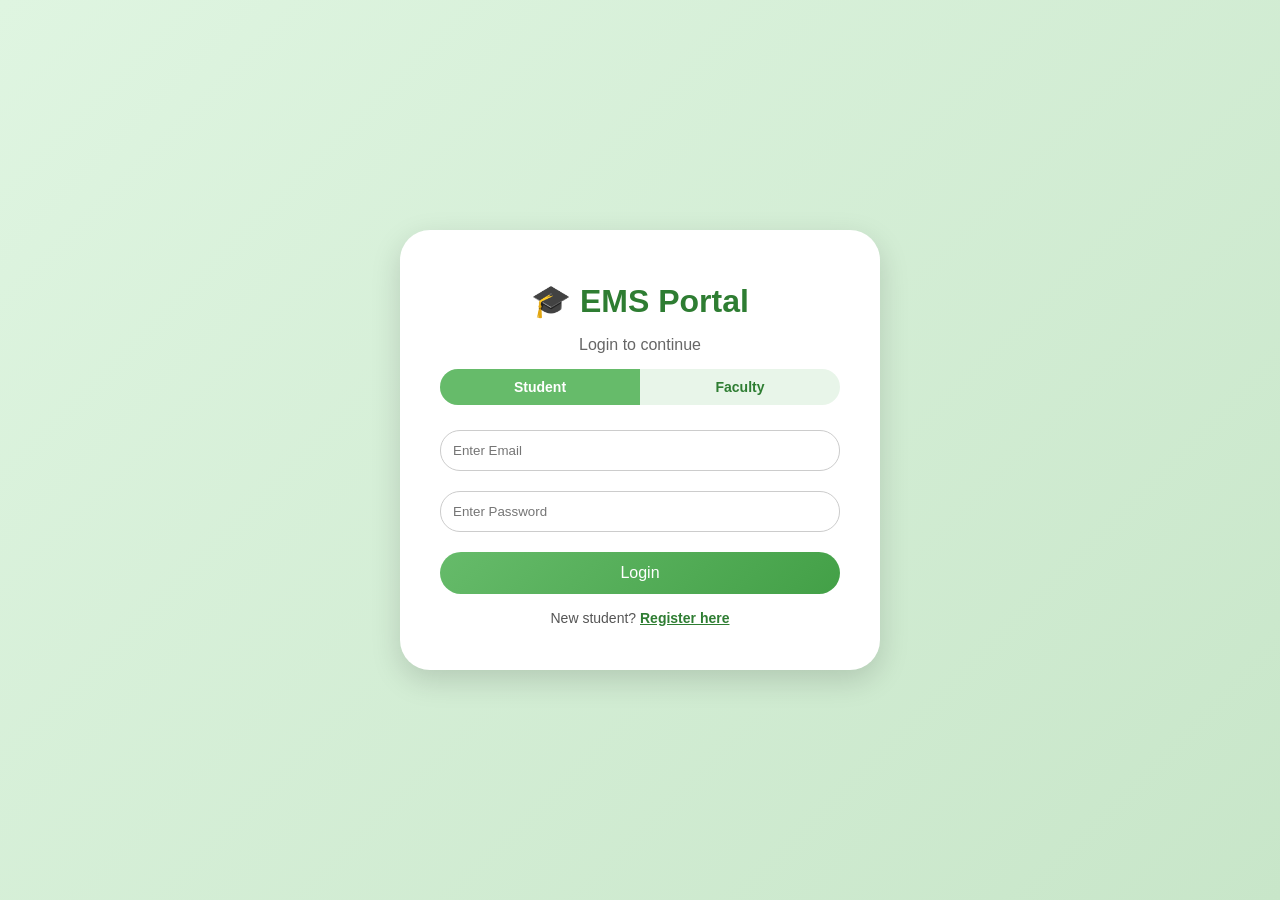
<file: index.html>
<!DOCTYPE html>
<html>
<head>
    <title>EMS Login</title>
    <link rel="stylesheet" href="style.css">
</head>

<body>

<div class="page">

    <div class="login-box">

        <h1>🎓 EMS Portal</h1>
        <p class="subtitle">Login to continue</p>

        <!-- USER TYPE TOGGLE -->
        <div class="user-toggle">
            <button class="active" onclick="selectUser('student', this)">Student</button>
            <button onclick="selectUser('faculty', this)">Faculty</button>
        </div>

        <input type="hidden" id="userType" value="student">

        <input type="text" id="email" placeholder="Enter Email">
        <input type="password" id="password" placeholder="Enter Password">

        <button class="login-btn" onclick="login()">Login</button>

        <p id="message"></p>

        <!-- ✅ NEW: Register link for new students -->
        <p style="margin-top: 15px; font-size: 14px; color: #555;">
            New student? 
            <a href="register.html" style="color: #2e7d32; font-weight: bold;">Register here</a>
        </p>

    </div>

</div>

<script src="script.js"></script>

</body>
</html>
</file>
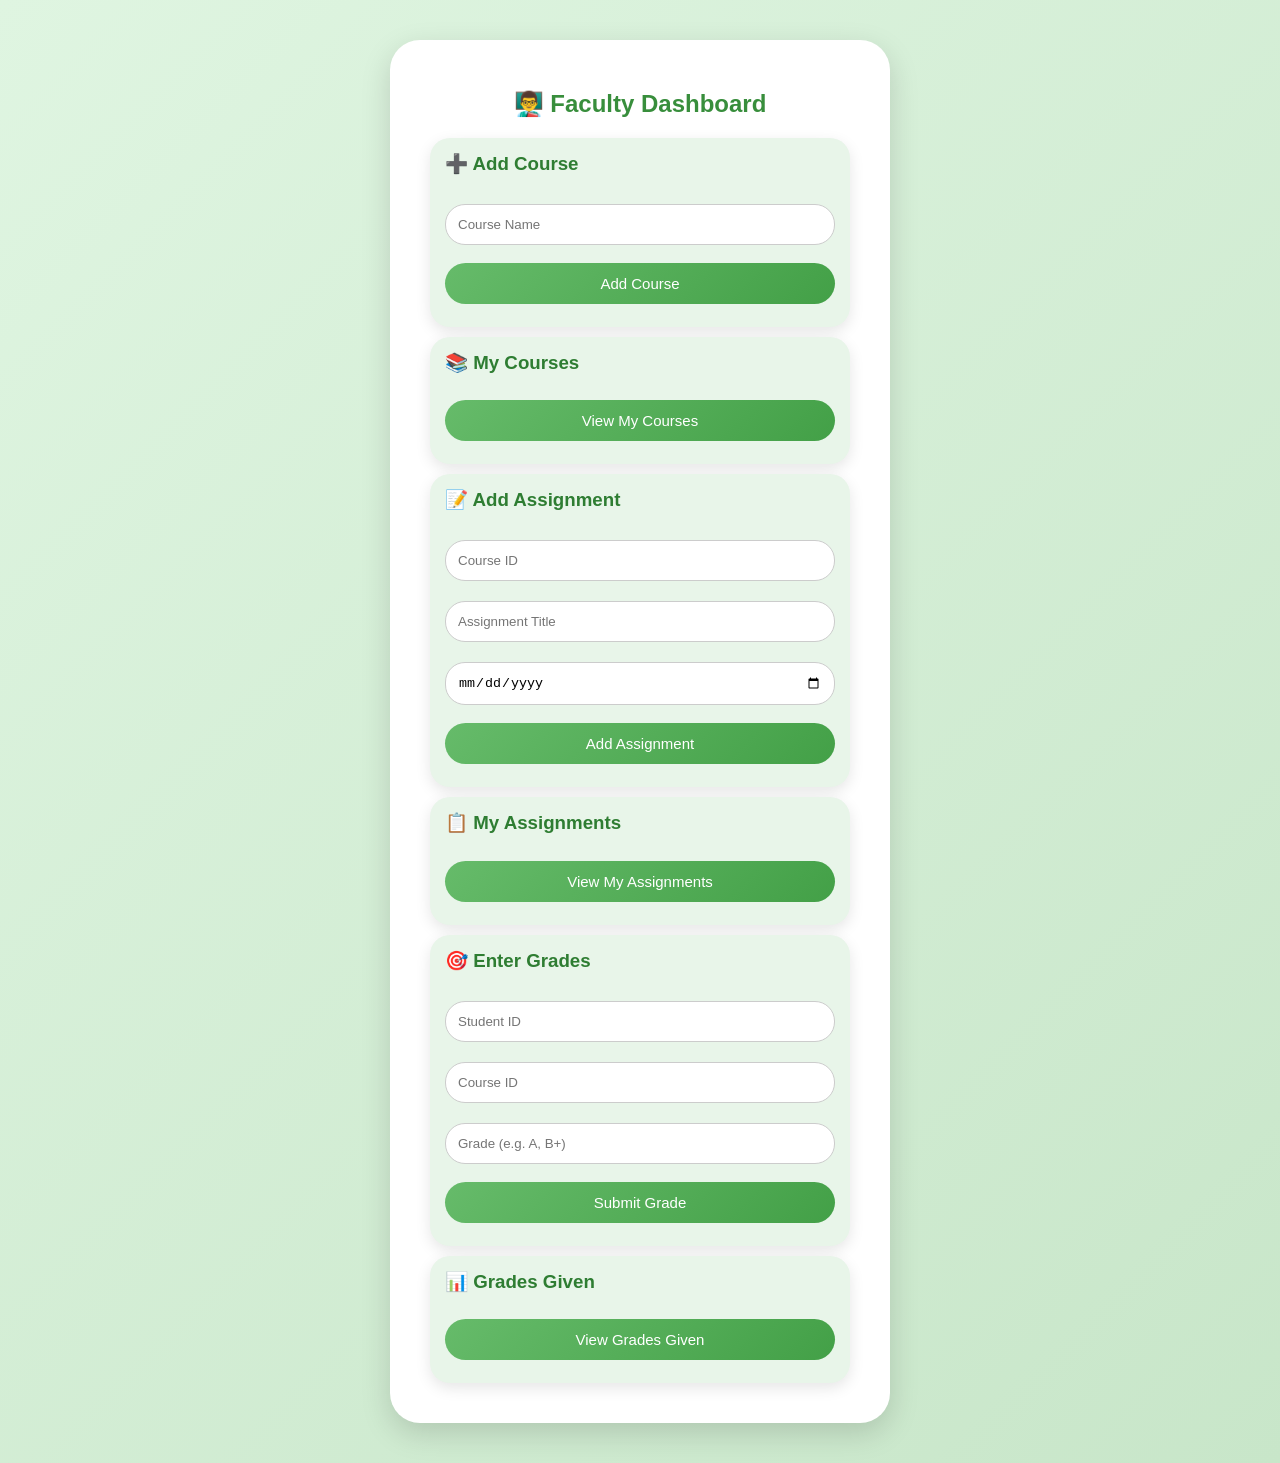
<file: faculty.html>
<!DOCTYPE html>
<html>
<head>
    <title>Faculty Dashboard</title>
    <link rel="stylesheet" href="style.css">
</head>
<body>

<div class="container">
    <h2>👨‍🏫 Faculty Dashboard</h2>

    <!-- ADD COURSE -->
    <div class="card">
        <h3>➕ Add Course</h3>
        <input id="cname" placeholder="Course Name">
        <button class="action-btn" onclick="addCourse()">Add Course</button>
    </div>

    <!-- VIEW MY COURSES -->
    <div class="card">
        <h3>📚 My Courses</h3>
        <button class="action-btn" onclick="loadMyCourses()">View My Courses</button>
        <div id="my_courses"></div>
    </div>

    <!-- ADD ASSIGNMENT -->
    <div class="card">
        <h3>📝 Add Assignment</h3>
        <input id="course_id" placeholder="Course ID">
        <input id="title" placeholder="Assignment Title">
        <input id="due" type="date">
        <button class="action-btn" onclick="addAssignment()">Add Assignment</button>
    </div>

    <!-- VIEW MY ASSIGNMENTS -->
    <div class="card">
        <h3>📋 My Assignments</h3>
        <button class="action-btn" onclick="loadMyAssignments()">View My Assignments</button>
        <div id="my_assignments"></div>
    </div>

    <!-- ENTER GRADES -->
    <div class="card">
        <h3>🎯 Enter Grades</h3>
        <input id="student_id" placeholder="Student ID">
        <input id="course_id_g" placeholder="Course ID">
        <input id="grade" placeholder="Grade (e.g. A, B+)">
        <button class="action-btn" onclick="addGrade()">Submit Grade</button>
    </div>

    <!-- VIEW GRADES GIVEN -->
    <div class="card">
        <h3>📊 Grades Given</h3>
        <button class="action-btn" onclick="loadGradesGiven()">View Grades Given</button>
        <div id="grades_given"></div>
    </div>

</div>

<script>
    let faculty_id = localStorage.getItem("user_id");

    /* ADD COURSE */
    function addCourse() {
        let cname = document.getElementById("cname").value;
        if (!cname) { alert("Please enter a course name."); return; }

        fetch("http://127.0.0.1:5000/add_course", {
            method: "POST",
            headers: { "Content-Type": "application/json" },
            body: JSON.stringify({ course_name: cname, faculty_id: faculty_id })
        })
        .then(res => res.json())
        .then(data => {
            alert(data.message);
            loadMyCourses(); // auto refresh
        })
        .catch(err => alert("Error: " + err));
    }

    /* VIEW MY COURSES */
    function loadMyCourses() {
        fetch(`http://127.0.0.1:5000/faculty_courses/${faculty_id}`)
        .then(res => res.json())
        .then(data => {
            let out = "";
            if (data.length === 0) {
                out = "<p style='color:#888;margin-top:10px'>No courses added yet.</p>";
            } else {
                data.forEach(c => {
                    out += `
                        <div style="padding:10px;margin-top:8px;background:#f1f8e9;border-radius:12px;">
                            <strong>${c.course_name}</strong>
                            &nbsp;|&nbsp; Dept: ${c.department}
                            &nbsp;|&nbsp; Credits: ${c.credits}
                            &nbsp;|&nbsp; ID: <code>${c.course_id}</code>
                        </div>
                    `;
                });
            }
            document.getElementById("my_courses").innerHTML = out;
        })
        .catch(err => alert("Error: " + err));
    }

    /* ADD ASSIGNMENT */
    function addAssignment() {
        let course_id = document.getElementById("course_id").value;
        let title = document.getElementById("title").value;
        let due = document.getElementById("due").value;
        if (!course_id || !title || !due) { alert("Please fill in all fields."); return; }

        fetch("http://127.0.0.1:5000/add_assignment", {
            method: "POST",
            headers: { "Content-Type": "application/json" },
            body: JSON.stringify({ course_id: course_id, title: title, due_date: due })
        })
        .then(res => res.json())
        .then(data => {
            alert(data.message);
            loadMyAssignments(); // auto refresh
        })
        .catch(err => alert("Error: " + err));
    }

    /* VIEW MY ASSIGNMENTS */
    function loadMyAssignments() {
        fetch(`http://127.0.0.1:5000/faculty_assignments/${faculty_id}`)
        .then(res => res.json())
        .then(data => {
            let out = "";
            if (data.length === 0) {
                out = "<p style='color:#888;margin-top:10px'>No assignments posted yet.</p>";
            } else {
                data.forEach(a => {
                    let dueDate = a.due_date ? new Date(a.due_date).toLocaleDateString() : "N/A";
                    out += `
                        <div style="padding:10px;margin-top:8px;background:#f1f8e9;border-radius:12px;">
                            <strong>${a.title}</strong>
                            &nbsp;|&nbsp; Course: ${a.course_name}
                            &nbsp;|&nbsp; Due: ${dueDate}
                            &nbsp;|&nbsp; Marks: ${a.total_marks}
                        </div>
                    `;
                });
            }
            document.getElementById("my_assignments").innerHTML = out;
        })
        .catch(err => alert("Error: " + err));
    }

    /* ADD GRADE */
    function addGrade() {
        let student_id = document.getElementById("student_id").value;
        let course_id = document.getElementById("course_id_g").value;
        let grade = document.getElementById("grade").value;
        if (!student_id || !course_id || !grade) { alert("Please fill in all fields."); return; }

        fetch("http://127.0.0.1:5000/add_grade", {
            method: "POST",
            headers: { "Content-Type": "application/json" },
            body: JSON.stringify({ student_id: student_id, course_id: course_id, grade: grade })
        })
        .then(res => res.json())
        .then(data => {
            alert(data.message);
            loadGradesGiven(); // auto refresh
        })
        .catch(err => alert("Error: " + err));
    }

    /* VIEW GRADES GIVEN */
    function loadGradesGiven() {
        fetch(`http://127.0.0.1:5000/faculty_grades/${faculty_id}`)
        .then(res => res.json())
        .then(data => {
            let out = "";
            if (data.length === 0) {
                out = "<p style='color:#888;margin-top:10px'>No grades submitted yet.</p>";
            } else {
                data.forEach(g => {
                    out += `
                        <div style="padding:10px;margin-top:8px;background:#f1f8e9;border-radius:12px;">
                            <strong>Student:</strong> ${g.student_name}
                            &nbsp;|&nbsp; Course: ${g.course_name}
                            &nbsp;|&nbsp; Grade: <strong>${g.grade}</strong>
                        </div>
                    `;
                });
            }
            document.getElementById("grades_given").innerHTML = out;
        })
        .catch(err => alert("Error: " + err));
    }
</script>

</body>
</html>
</file>
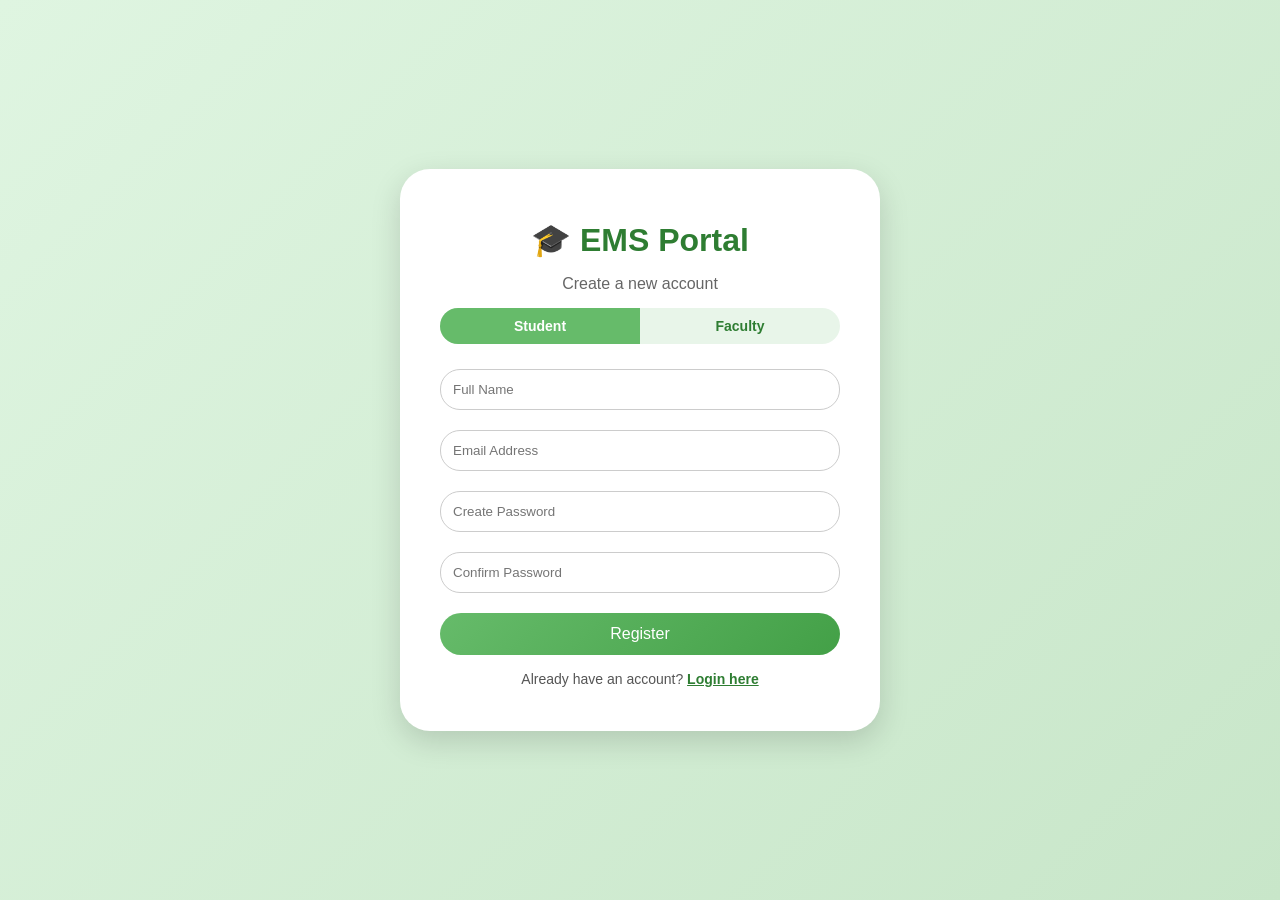
<file: register.html>
<!DOCTYPE html>
<html>
<head>
    <title>EMS Register</title>
    <link rel="stylesheet" href="style.css">
</head>
<body>

<div class="page">
    <div class="login-box">

        <h1>🎓 EMS Portal</h1>
        <p class="subtitle">Create a new account</p>

        <!-- USER TYPE TOGGLE -->
        <div class="user-toggle">
            <button class="active" onclick="selectUser('student', this)">Student</button>
            <button onclick="selectUser('faculty', this)">Faculty</button>
        </div>

        <input type="hidden" id="userType" value="student">

        <input type="text" id="name" placeholder="Full Name">
        <input type="email" id="email" placeholder="Email Address">
        <input type="password" id="password" placeholder="Create Password">
        <input type="password" id="confirm_password" placeholder="Confirm Password">

        <button class="login-btn" onclick="register()">Register</button>

        <p id="message"></p>

        <p style="margin-top: 15px; font-size: 14px; color: #555;">
            Already have an account?
            <a href="index.html" style="color: #2e7d32; font-weight: bold;">Login here</a>
        </p>

    </div>
</div>

<script>
    function selectUser(type, btn) {
        document.getElementById("userType").value = type;
        let buttons = document.querySelectorAll(".user-toggle button");
        buttons.forEach(b => b.classList.remove("active"));
        btn.classList.add("active");
    }

    function register() {
        let userType = document.getElementById("userType").value;
        let name = document.getElementById("name").value.trim();
        let email = document.getElementById("email").value.trim();
        let password = document.getElementById("password").value;
        let confirm_password = document.getElementById("confirm_password").value;
        let message = document.getElementById("message");

        if (!name || !email || !password || !confirm_password) {
            message.style.color = "red";
            message.innerText = "Please fill in all fields.";
            return;
        }

        if (password !== confirm_password) {
            message.style.color = "red";
            message.innerText = "Passwords do not match.";
            return;
        }

        if (password.length < 4) {
            message.style.color = "red";
            message.innerText = "Password must be at least 4 characters.";
            return;
        }

        fetch("http://127.0.0.1:5000/register", {
            method: "POST",
            headers: { "Content-Type": "application/json" },
            body: JSON.stringify({ name, email, password, userType })
        })
        .then(res => res.json())
        .then(data => {
            if (data.status === "success") {
                message.style.color = "green";
                message.innerText = `${userType === "student" ? "Student" : "Faculty"} account created! Redirecting to login...`;
                setTimeout(() => {
                    window.location.href = "index.html";
                }, 1500);
            } else {
                message.style.color = "red";
                message.innerText = data.message;
            }
        })
        .catch(err => {
            message.style.color = "red";
            message.innerText = "Could not connect to server.";
        });
    }
</script>

</body>
</html>
</file>
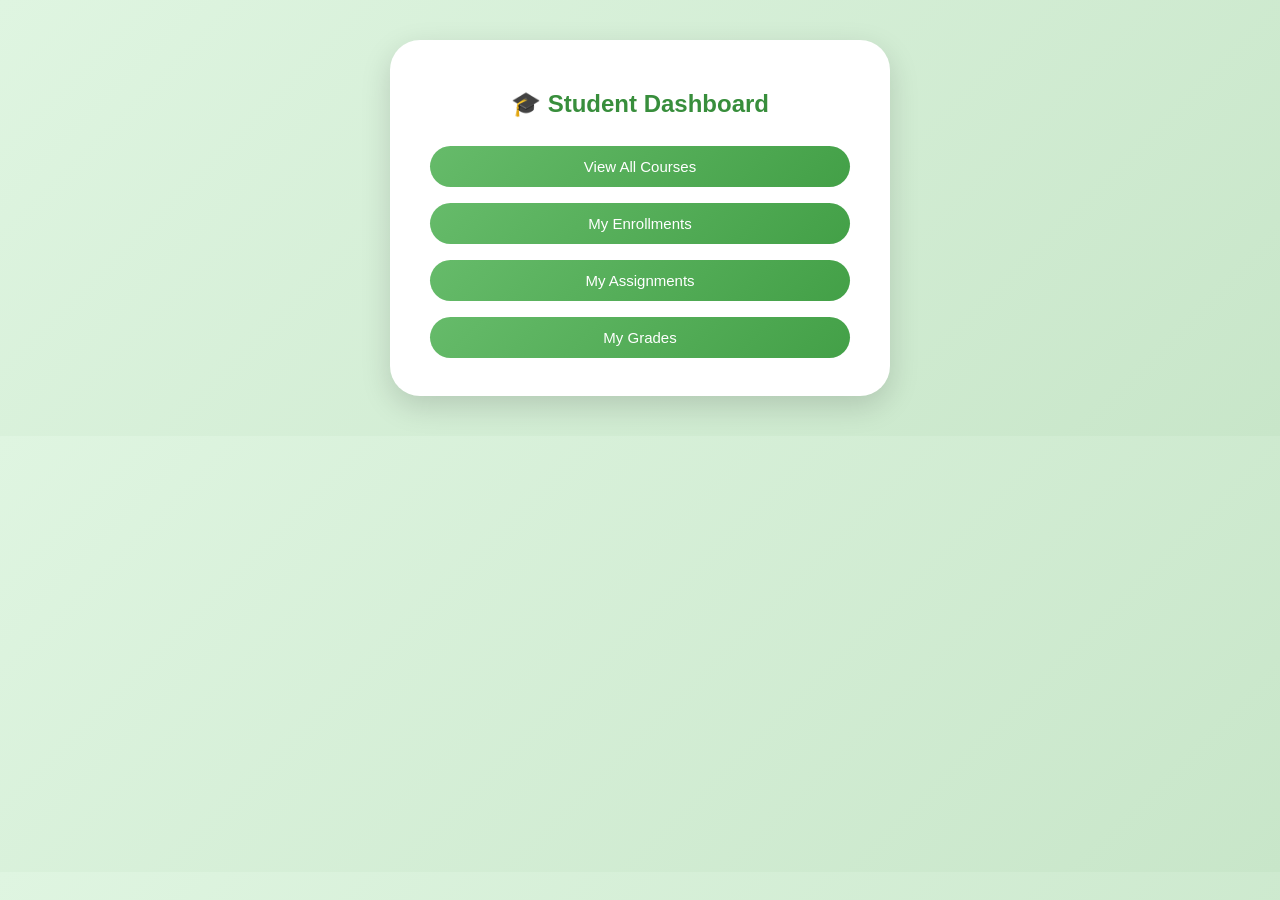
<file: student.html>
<!DOCTYPE html>
<html>
<head>
    <title>Student Dashboard</title>
    <link rel="stylesheet" href="style.css">
</head>
<body>

<div class="container">
    <h2>🎓 Student Dashboard</h2>

    <button class="action-btn" onclick="loadCourses()">View All Courses</button>
    <div id="courses"></div>

    <button class="action-btn" onclick="loadEnrollments()">My Enrollments</button>
    <div id="enrollments"></div>

    <button class="action-btn" onclick="loadAssignments()">My Assignments</button>
    <div id="assignments"></div>

    <button class="action-btn" onclick="loadGrades()">My Grades</button>
    <div id="grades"></div>
</div>

<script>
    let student_id = localStorage.getItem("user_id");

    /* COURSES */
    function loadCourses() {
        fetch("http://127.0.0.1:5000/courses")
        .then(res => res.json())
        .then(data => {
            let out = "";
            data.forEach(c => {
                out += `
                    <div class="card">
                        <strong>${c.course_name}</strong> (${c.department} — ${c.credits} credits)
                        <button class="inline-btn" onclick="enroll(${c.course_id})">Enroll</button>
                    </div>
                `;
            });
            document.getElementById("courses").innerHTML = out || "<div class='card'>No courses available.</div>";
        })
        .catch(err => alert("Error loading courses: " + err));
    }

    /* ENROLL */
    function enroll(course_id) {
        fetch("http://127.0.0.1:5000/enroll", {
            method: "POST",
            headers: { "Content-Type": "application/json" },
            body: JSON.stringify({
                student_id: student_id,
                course_id: course_id
            })
        })
        .then(res => res.json())
        .then(data => alert(data.message))
        .catch(err => alert("Error: " + err));
    }

    /* ENROLLMENTS */
    function loadEnrollments() {
        fetch(`http://127.0.0.1:5000/enrollments/${student_id}`)
        .then(res => res.json())
        .then(data => {
            let out = "";
            data.forEach(e => {
                out += `<div class="card">${e.course_name}</div>`;
            });
            document.getElementById("enrollments").innerHTML = out || "<div class='card'>No enrollments yet.</div>";
        })
        .catch(err => alert("Error: " + err));
    }

    /* ASSIGNMENTS */
    function loadAssignments() {
        fetch(`http://127.0.0.1:5000/assignments/${student_id}`)
        .then(res => res.json())
        .then(data => {
            let out = "";
            data.forEach(a => {
                // ✅ FIX: Was `a.marks` — backend returns `a.total_marks`
                // Also format the due_date properly (backend returns ISO string)
                let dueDate = a.due_date ? new Date(a.due_date).toLocaleDateString() : "N/A";
                out += `
                    <div class="card">
                        <strong>${a.title}</strong><br>
                        Due: ${dueDate}<br>
                        Total Marks: ${a.total_marks}
                    </div>
                `;
            });
            document.getElementById("assignments").innerHTML = out || "<div class='card'>No assignments yet.</div>";
        })
        .catch(err => alert("Error: " + err));
    }

    /* GRADES */
    function loadGrades() {
        fetch(`http://127.0.0.1:5000/grades/${student_id}`)
        .then(res => res.json())
        .then(data => {
            let out = "";
            if (data.length === 0) {
                out = "<div class='card'>No grades available yet.</div>";
            } else {
                data.forEach(g => {
                    out += `
                        <div class="card">
                            <strong>${g.course_name}</strong> — Grade: ${g.grade}
                        </div>
                    `;
                });
            }
            document.getElementById("grades").innerHTML = out;
        })
        .catch(err => alert("Error: " + err));
    }
</script>

</body>
</html>
</file>
<file: style.css>
body {
    font-family: 'Segoe UI', sans-serif;
    background: linear-gradient(135deg, #dff5e1, #c8e6c9);
    margin: 0;
}

.subtitle {
    color: #666;
    margin-bottom: 15px;
}

h1 {
    color: #2e7d32;
    margin-bottom: 10px;
}

h2 {
    color: #388e3c;
}

.login-page {
    height: 100vh;
    display: flex;
    justify-content: center;
    align-items: center;
}

.login-box, .container {
    background: white;
    padding: 30px 40px;
    border-radius: 30px;
    width: 400px;
    text-align: center;
    box-shadow: 0 10px 30px rgba(0,0,0,0.15);
    transition: 0.3s;
}

.login-box:hover, .container:hover {
    transform: translateY(-5px);
}

/* INPUTS */
input, select {
    width: 100%;
    padding: 12px;
    margin: 10px 0;
    border-radius: 20px;
    border: 1px solid #ccc;
    outline: none;
    transition: 0.3s;
    box-sizing: border-box;
}

input:focus, select:focus {
    border-color: #66bb6a;
    box-shadow: 0 0 8px rgba(102,187,106,0.5);
}

/* ✅ FIX: The old global `button` style had padding: 20px and font-size: 20px
   which made ALL buttons (including tiny "Enroll" buttons) enormous.
   We now split into two classes:
   - .login-btn  → for the big login page button (kept large)
   - .action-btn → for dashboard section buttons (medium)
   - .inline-btn → for small inline buttons like "Enroll" inside cards
*/

/* Dashboard section buttons (e.g. "View All Courses") */
.action-btn {
    width: 100%;
    padding: 12px;
    margin: 8px 0;
    background: linear-gradient(135deg, #66bb6a, #43a047);
    color: white;
    border: none;
    border-radius: 25px;
    font-size: 15px;
    cursor: pointer;
    transition: 0.3s;
}

.action-btn:hover {
    background: linear-gradient(135deg, #4caf50, #2e7d32);
    transform: scale(1.03);
}

/* Small inline buttons inside cards (e.g. "Enroll") */
.inline-btn {
    padding: 6px 16px;
    margin-top: 8px;
    background: linear-gradient(135deg, #66bb6a, #43a047);
    color: white;
    border: none;
    border-radius: 20px;
    font-size: 13px;
    cursor: pointer;
    transition: 0.3s;
}

.inline-btn:hover {
    background: linear-gradient(135deg, #4caf50, #2e7d32);
    transform: scale(1.05);
}

/* Big login button */
.login-btn {
    width: 100%;
    padding: 12px;
    margin-top: 10px;
    background: linear-gradient(135deg, #66bb6a, #43a047);
    color: white;
    border: none;
    border-radius: 25px;
    font-size: 16px;
    cursor: pointer;
    transition: 0.3s;
}

.login-btn:hover {
    background: linear-gradient(135deg, #4caf50, #2e7d32);
    transform: scale(1.05);
}

#message {
    margin-top: 10px;
    color: red;
    text-align: center;
}

.container {
    width: 420px;
    margin: 40px auto;
    text-align: center;
}

.card {
    background: #e8f5e9;
    padding: 15px;
    margin: 10px 0;
    border-radius: 20px;
    box-shadow: 0 5px 15px rgba(0,0,0,0.1);
    transition: 0.3s;
    text-align: left;
}

.card h3 {
    margin-top: 0;
    color: #2e7d32;
}

.card:hover {
    background: #c8e6c9;
    transform: scale(1.02);
}

.page {
    height: 100vh;
    display: flex;
    justify-content: center;
    align-items: center;
}

/* USER TOGGLE */
.user-toggle {
    display: flex;
    margin-bottom: 15px;
    background: #e8f5e9;
    border-radius: 25px;
    overflow: hidden;
}

.user-toggle button {
    flex: 1;
    padding: 10px;
    border: none;
    background: transparent;
    cursor: pointer;
    transition: 0.3s;
    font-weight: bold;
    color: #2e7d32;
    font-size: 14px;
}

.user-toggle .active {
    background: #66bb6a;
    color: white;
}

.user-toggle button:hover {
    background: #81c784;
    color: white;
}
</file>
